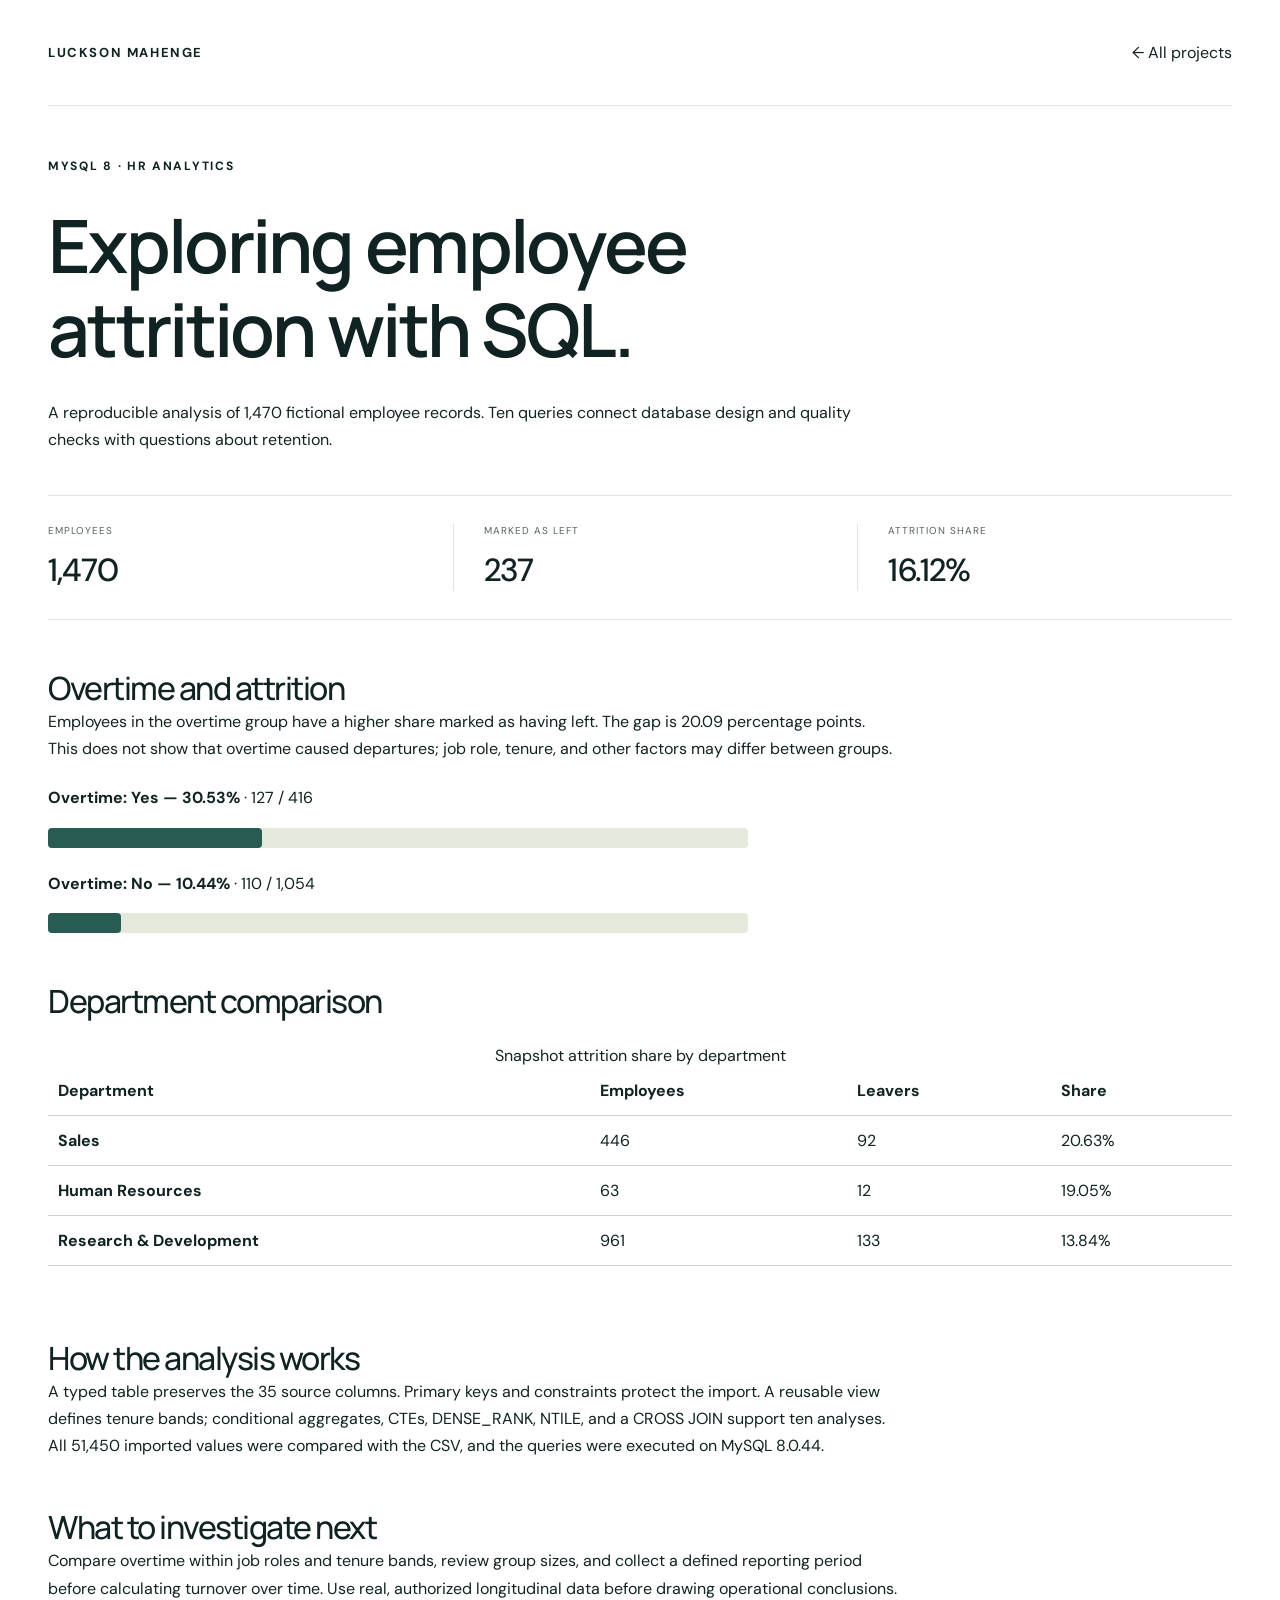
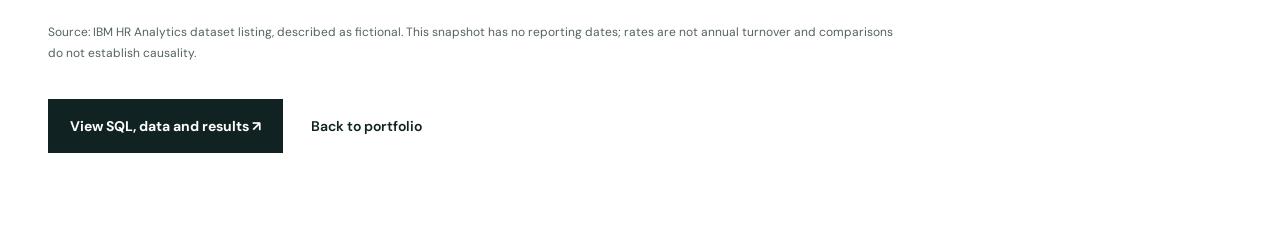
<file: docs/employee-attrition-mysql.html>
<!doctype html><html lang="en"><head><meta charset="utf-8"><meta name="viewport" content="width=device-width,initial-scale=1"><title>Employee Attrition with MySQL | Luckson Mahenge</title><link rel="stylesheet" href="styles.css"><style>main{padding:50px 0 80px}h1{font-size:clamp(2.4rem,6vw,4.6rem);max-width:900px}h2{font-size:2rem;margin-top:48px}table{width:100%;border-collapse:collapse;margin:24px 0}th,td{text-align:left;padding:14px 10px;border-bottom:1px solid #ccd2c8}p{max-width:850px;line-height:1.7}.bar{height:20px;background:#285b51;border-radius:4px}.track{background:#e4e9dc;max-width:700px;border-radius:4px}.chart-row{margin:22px 0}.table-scroll{overflow-x:auto}</style></head><body><header class="wrap nav"><a class="brand" href="index.html">LUCKSON MAHENGE</a><a href="index.html#work">← All projects</a></header><main class="wrap"><p class="eyebrow">MYSQL 8 · HR ANALYTICS</p><h1>Exploring employee<br>attrition with SQL.</h1><p>A reproducible analysis of 1,470 fictional employee records. Ten queries connect database design and quality checks with questions about retention.</p><div class="results"><div><span>EMPLOYEES</span><strong>1,470</strong></div><div><span>MARKED AS LEFT</span><strong>237</strong></div><div><span>ATTRITION SHARE</span><strong>16.12%</strong></div></div><h2>Overtime and attrition</h2><p>Employees in the overtime group have a higher share marked as having left. The gap is 20.09 percentage points. This does not show that overtime caused departures; job role, tenure, and other factors may differ between groups.</p><div role="img" aria-label="Attrition share: overtime Yes 30.53 percent, 127 of 416; overtime No 10.44 percent, 110 of 1054. Bars use a zero to 100 percent scale."><div class="chart-row"><p><strong>Overtime: Yes — 30.53%</strong> · 127 / 416</p><div class="track"><div class="bar" style="width:30.53%"></div></div></div><div class="chart-row"><p><strong>Overtime: No — 10.44%</strong> · 110 / 1,054</p><div class="track"><div class="bar" style="width:10.44%"></div></div></div></div><h2>Department comparison</h2><div class="table-scroll"><table><caption>Snapshot attrition share by department</caption><thead><tr><th scope="col">Department</th><th scope="col">Employees</th><th scope="col">Leavers</th><th scope="col">Share</th></tr></thead><tbody><tr><th scope="row">Sales</th><td>446</td><td>92</td><td>20.63%</td></tr><tr><th scope="row">Human Resources</th><td>63</td><td>12</td><td>19.05%</td></tr><tr><th scope="row">Research & Development</th><td>961</td><td>133</td><td>13.84%</td></tr></tbody></table></div><h2>How the analysis works</h2><p>A typed table preserves the 35 source columns. Primary keys and constraints protect the import. A reusable view defines tenure bands; conditional aggregates, CTEs, DENSE_RANK, NTILE, and a CROSS JOIN support ten analyses. All 51,450 imported values were compared with the CSV, and the queries were executed on MySQL 8.0.44.</p><h2>What to investigate next</h2><p>Compare overtime within job roles and tenure bands, review group sizes, and collect a defined reporting period before calculating turnover over time. Use real, authorized longitudinal data before drawing operational conclusions.</p><p class="method-note">Source: <a href="https://www.kaggle.com/datasets/pavansubhasht/ibm-hr-analytics-attrition-dataset">IBM HR Analytics dataset listing</a>, described as fictional. This snapshot has no reporting dates; rates are not annual turnover and comparisons do not establish causality.</p><div class="actions"><a class="button dark" href="https://github.com/luckson-git/my-portfolio/tree/main/employee-attrition-mysql">View SQL, data and results ↗</a><a class="text-link" href="index.html#employee-attrition-mysql">Back to portfolio</a></div></main></body></html>
</file>
<file: docs/styles.css>
@import url('https://fonts.googleapis.com/css2?family=DM+Sans:wght@400;500;600;700&family=Manrope:wght@400;500;600;700;800&display=swap');
:root{--ink:#102322;--paper:#fff;--muted:#546261;--accent:#d9f279;--line:#dfe5e1;font-family:'DM Sans',Arial,sans-serif;color:var(--ink);background:var(--paper);font-synthesis:none}*{box-sizing:border-box}html{scroll-behavior:smooth;scroll-padding-top:24px}body{margin:0}a{color:inherit;text-decoration:none}a:focus-visible{outline:3px solid #527500;outline-offset:6px}a:hover{text-decoration:underline;text-underline-offset:5px}.wrap{width:min(1200px,calc(100% - 96px));margin-inline:auto}.nav{min-height:106px;display:flex;align-items:center;justify-content:space-between;border-bottom:1px solid var(--line);gap:24px}.brand{display:flex;align-items:center;gap:14px;font-size:13px;letter-spacing:1.6px;font-weight:700}.monogram{display:grid;place-items:center;width:42px;height:42px;border:1px solid var(--ink);font-size:15px;letter-spacing:-1px}.nav nav{display:flex;gap:30px;font-size:14px;align-items:center}.nav-github{border-left:1px solid var(--line);padding-left:30px}.hero{display:grid;grid-template-columns:1.4fr 1fr;gap:80px;padding-block:85px 88px;align-items:center}.eyebrow{font-size:12px;font-weight:700;letter-spacing:1.7px;margin:0 0 28px}h1,h2,h3,p{margin-top:0}h1,h2,h3{font-family:Manrope,Arial,sans-serif}h1{font-size:clamp(42px,4.45vw,64px);line-height:1.13;letter-spacing:-2.7px;font-weight:600;margin-bottom:28px}h1>span{color:#53744f}.intro{font-size:18px;line-height:1.75;max-width:560px;color:var(--muted)}.actions{display:flex;align-items:center;gap:28px;margin-top:34px}.button{display:inline-flex;justify-content:space-between;align-items:center;gap:28px;font-size:14px;font-weight:700;padding:18px 22px;min-height:54px;transition:transform .2s,background .2s}.button:hover{transform:translateY(-2px);text-decoration:none}.primary{background:var(--accent);color:var(--ink)}.primary:hover{background:#c9e762}.text-link{font-size:14px;font-weight:600}.hero-note{background:var(--ink);color:white;padding:30px 32px 0;position:relative;border-radius:2px}.note-top{display:flex;justify-content:space-between;font-size:12px;letter-spacing:1.5px;color:#bdd0c8}.note-title{font-family:Manrope,Arial,sans-serif;font-size:30px;line-height:1.4;margin-top:42px;letter-spacing:-.8px}.big-score{padding:3px 0 34px;border-bottom:1px solid #3c514a}.big-score>span{font-family:Manrope,Arial,sans-serif;display:block;font-size:clamp(46px,5.2vw,74px);line-height:1.3;letter-spacing:-3px;color:var(--accent)}.big-score small{font-size:11px;letter-spacing:1px;color:#bdd0c8}.note-bottom{display:flex;gap:50px;padding-block:28px}.note-bottom strong{font-size:24px;display:block;font-weight:500}.note-bottom span{display:block;font-size:13px;color:#bdd0c8;margin-top:5px}.note-foot{font-size:12px;color:#bdd0c8;border-top:1px solid #3c514a;padding:16px 0;margin:0}.strip{background:#f2f5f1;border-block:1px solid var(--line)}.strip .wrap{display:flex;align-items:center;justify-content:space-between;gap:18px;min-height:83px}.strip span{font-size:11px;letter-spacing:1.5px;font-weight:700}.strip p{margin:0;font-size:14px}.strip i{color:#9aa89e;font-style:normal}.work{padding-block:90px}.section-head{display:flex;justify-content:space-between;align-items:end;gap:50px;margin-bottom:42px}h2{font-size:clamp(30px,3.2vw,44px);font-weight:500;letter-spacing:-1.5px;line-height:1.25;margin-bottom:0}.section-head .eyebrow{margin-bottom:20px}.section-head>p{max-width:340px;color:var(--muted);line-height:1.7;margin:0}.project{border:1px solid #d5ddd7;padding:40px}.project-heading{display:flex;justify-content:space-between;align-items:center;margin-bottom:34px}.pill{background:#ecf2e7;font-size:11px;font-weight:700;letter-spacing:1.2px;padding:9px 12px}.project-index{font-size:12px;color:var(--muted);letter-spacing:1px}.project-grid{display:grid;grid-template-columns:1fr 1fr;gap:70px}.project h3{font-size:36px;line-height:1.22;letter-spacing:-1px;margin-bottom:20px;font-weight:600}.project-lede{font-size:17px;line-height:1.7;color:var(--muted);max-width:400px}.tags{display:flex;flex-wrap:wrap;gap:8px;list-style:none;padding:0;margin:24px 0 28px}.tags li{font-size:12px;border:1px solid var(--line);padding:6px 10px}.dark{background:var(--ink);color:white}.case-study>div{margin-bottom:24px}.case-study h4{font-size:14px;margin:0 0 8px}.case-study p{font-size:15px;color:var(--muted);line-height:1.75;margin:0}.results{display:grid;grid-template-columns:repeat(3,1fr);border-block:1px solid var(--line);margin-top:42px;padding:28px 0;gap:30px}.results>div+div{border-left:1px solid var(--line);padding-left:30px}.results span{display:block;font-size:10px;letter-spacing:1px;margin-bottom:12px;color:var(--muted)}.results strong{font-size:32px;letter-spacing:-.8px;font-weight:500}.results small{font-size:14px;color:var(--muted);letter-spacing:0}.method-note{font-size:12px;color:var(--muted);line-height:1.8;margin:20px 0 0}.method-note strong{color:var(--ink)}.expertise{background:#f2f5f1;padding:80px 0}.expertise-grid{display:grid;grid-template-columns:1fr 1fr;gap:80px}.expertise-intro{color:var(--muted);line-height:1.8;max-width:365px;margin-top:24px}.skills-list>div{display:flex;gap:24px;padding:24px 0;border-top:1px solid #d3dcd4}.skills-list>div:first-child{padding-top:0;border-top:0}.skills-list>div:last-child{padding-bottom:0}.skills-list>div>span{font-size:12px;color:#62785b;padding-top:5px}.skills-list h3{font-size:20px;font-weight:600;margin-bottom:10px;letter-spacing:-.4px}.skills-list p{font-size:15px;line-height:1.8;color:var(--muted);margin:0}.closing{text-align:center;padding-block:85px}.closing h2{font-size:48px}.closing>p:not(.eyebrow){max-width:500px;margin:24px auto;line-height:1.75;color:var(--muted)}footer{display:flex;justify-content:space-between;gap:24px;border-top:1px solid var(--line);padding-block:26px;font-size:12px;color:var(--muted)}.skip{position:absolute;left:20px;top:-100px;background:white;padding:16px;z-index:10}.skip:focus{top:15px}@media(min-width:1500px){.hero{padding-block:100px}}@media(max-width:1000px){.wrap{width:calc(100% - 48px)}.hero{gap:36px}.hero-note{padding:24px 24px 0}.actions{gap:20px;flex-wrap:wrap}.project-grid{gap:35px}.expertise-grid{gap:40px}.results strong{font-size:28px}}@media(max-width:700px){.wrap{width:calc(100% - 40px)}.nav{min-height:90px;flex-wrap:wrap;padding-block:20px;gap:18px}.brand{font-size:12px}.nav nav{gap:24px;width:100%;justify-content:space-between}.nav-github{padding-left:0;border:0}.hero{grid-template-columns:1fr;padding-block:45px;gap:40px}h1{font-size:44px;letter-spacing:-1.9px}.eyebrow{font-size:10px;letter-spacing:1.2px}.intro{font-size:16px}.hero-note{max-width:none}.note-title{margin-top:28px}.big-score>span{font-size:64px}.note-bottom{justify-content:space-between}.strip .wrap{flex-wrap:wrap;justify-content:flex-start;padding-block:20px;gap:14px}.strip span{width:100%}.strip p{font-size:12px}.strip i{font-size:12px}.work{padding-block:55px}.section-head{display:block}.section-head>p{margin-top:22px}.project{padding:24px}.project-grid,.expertise-grid{grid-template-columns:1fr;gap:32px}.project h3{font-size:32px}.project-heading{gap:10px}.pill,.project-index{font-size:10px}.results{grid-template-columns:1fr;gap:20px;margin-top:24px}.results>div{display:flex;justify-content:space-between;align-items:center;gap:12px}.results>div+div{padding:20px 0 0;border-left:0;border-top:1px solid var(--line)}.results span{margin:0;max-width:130px;font-size:10px;line-height:1.6}.results strong{font-size:28px;white-space:nowrap}.expertise{padding-block:50px}.closing{padding-block:55px}.closing h2{font-size:36px}footer{flex-wrap:wrap;font-size:11px}footer>span:nth-child(2){display:none}}@media(prefers-reduced-motion:reduce){html{scroll-behavior:auto}.button{transition:none}}
</file>
